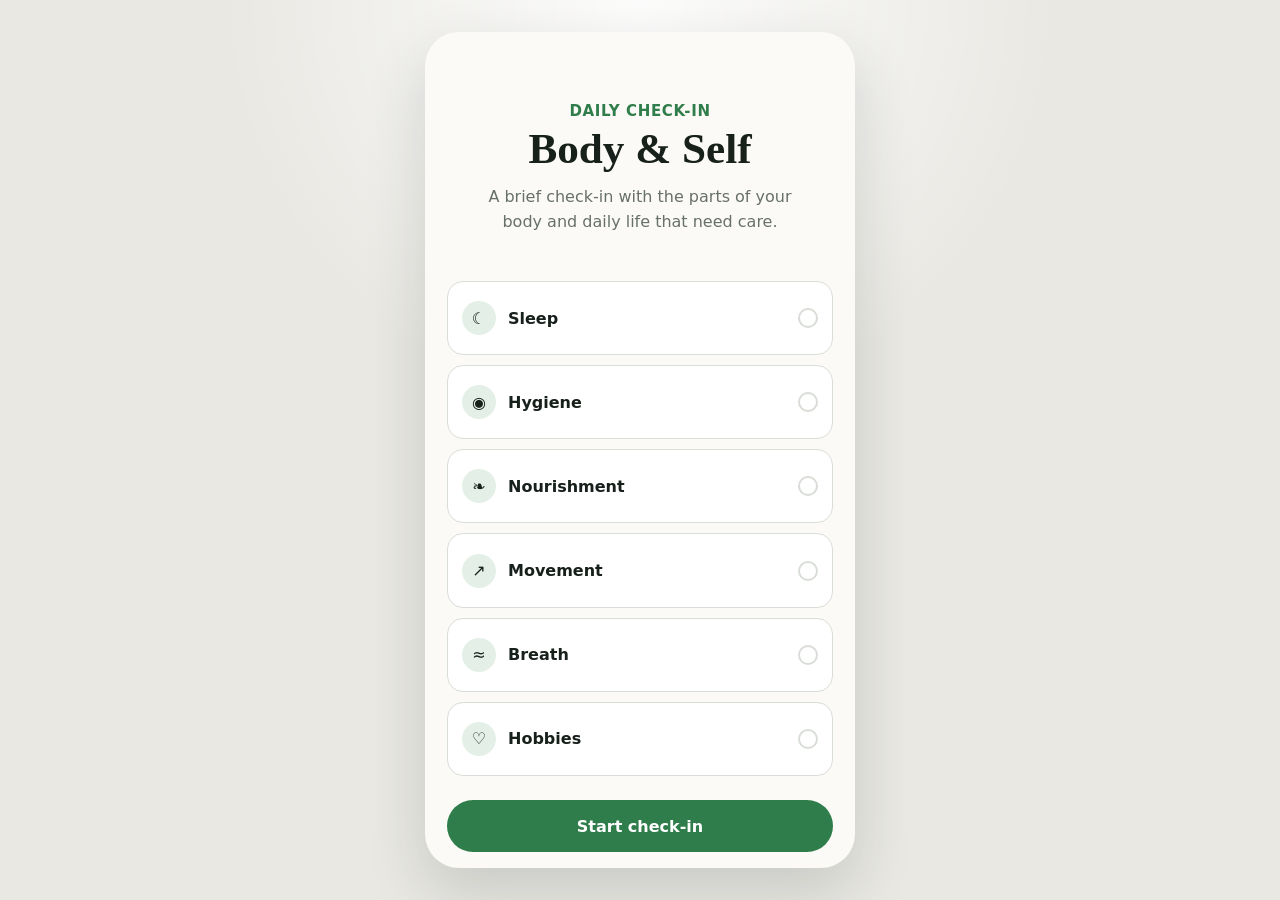
<file: index.html>
<!doctype html>
<html lang="en">
  <head>
    <meta charset="UTF-8" />
    <meta name="viewport" content="width=device-width, initial-scale=1.0, viewport-fit=cover" />
    <meta name="theme-color" content="#f7f5ef" />
    <title>Body & Self Daily Check-In</title>
    <link rel="stylesheet" href="styles.css" />
    <link rel="stylesheet" href="interactions.css" />
    <link rel="stylesheet" href="drag.css" />
    <link rel="stylesheet" href="slider.css" />
    <link rel="stylesheet" href="responsive.css" />
    <link rel="stylesheet" href="flow.css" />
    <link rel="stylesheet" href="learning-links.css" />
  </head>
  <body>
    <main class="app-shell" aria-live="polite">
      <section id="start-screen" class="screen screen--active" aria-labelledby="start-title">
        <header class="start-header">
          <p class="eyebrow">Daily Check-In</p>
          <h1 id="start-title">Body &amp; Self</h1>
          <p id="start-intro" class="intro">A brief check-in with the parts of your body and daily life that need care.</p>
        </header>
        <div id="category-preview" class="category-preview" aria-label="Check-in areas"></div>
        <button id="start-button" class="primary-button" type="button">Start check-in</button>
      </section>

      <section id="checkin-screen" class="screen" aria-labelledby="question-title">
        <header class="checkin-header">
          <button id="back-button" class="icon-button" type="button" aria-label="Go back">←</button>
          <div class="progress-wrap" aria-label="Check-in progress">
            <span id="step-label" class="step-label"></span>
            <div class="progress-track" aria-hidden="true"><div id="progress-fill" class="progress-fill"></div></div>
          </div>
          <div class="header-spacer" aria-hidden="true"></div>
        </header>

        <div class="stage-content">
          <div class="question-block">
            <div class="category-heading-row">
              <span class="category-heading-spacer" aria-hidden="true"></span>
              <div id="category-icon" class="category-icon" aria-hidden="true"></div>
              <a id="learn-more" class="learn-more-link" href="learning.html" hidden>Learn more...</a>
            </div>
            <h2 id="question-title"></h2>
          </div>

          <section id="setup-panel" class="stage-panel setup-panel" aria-label="Ritual setup">
            <div class="setup-copy">
              <p id="setup-definition"></p>
              <p id="setup-purpose"></p>
            </div>
            <section class="ritual-section" aria-label="Your rituals">
              <div id="ritual-list" class="ritual-list" aria-describedby="ritual-reorder-hint"></div>
              <p id="ritual-reorder-hint" class="sr-only">Drag rituals to move them above or below one another.</p>
              <button id="open-add-ritual" class="secondary-button" type="button">＋ Add ritual</button>
            </section>
          </section>

          <section id="rating-panel" class="stage-panel rating-panel" aria-label="Daily rating" hidden>
            <div class="slider-block">
              <input id="feeling-slider" class="feeling-slider" type="range" min="0" max="100" step="1" value="50" aria-describedby="slider-labels previous-answer current-answer" />
              <div id="slider-labels" class="slider-labels"><span id="low-label"></span><span id="high-label"></span></div>
            </div>
            <div class="rating-context">
              <p id="previous-answer" class="rating-context__line" hidden></p>
              <p id="current-answer" class="rating-context__line"></p>
            </div>
          </section>
        </div>

        <div class="stage-actions">
          <button id="next-button" class="primary-button" type="button">Continue</button>
        </div>
      </section>

      <section id="complete-screen" class="screen" aria-labelledby="complete-title">
        <div class="complete-mark" aria-hidden="true">✓</div>
        <p class="eyebrow">Check-in complete</p>
        <h1 id="complete-title">You checked in with yourself.</h1>
        <p id="complete-intro" class="intro"></p>
        <div id="summary-list" class="summary-list"></div>
        <button id="restart-button" class="primary-button" type="button">Check in again</button>
      </section>

      <div id="page-transition" class="page-transition" aria-hidden="true"><div class="firework-burst"><span></span><span></span><span></span><span></span><span></span><span></span><span></span><span></span><span></span><span></span><span></span><span></span></div></div>
    </main>

    <div id="reflection-modal" class="modal-backdrop" hidden>
      <section class="modal-sheet reflection-sheet" role="dialog" aria-modal="true" aria-labelledby="reflection-title">
        <div class="modal-handle" aria-hidden="true"></div>
        <div class="modal-header">
          <h2 id="reflection-title"></h2>
          <button id="close-reflection" class="icon-button" type="button" aria-label="Close">×</button>
        </div>
        <p id="reflection-question" class="reflection-question"></p>
        <div id="reflection-rituals" class="reflection-options" aria-label="Rituals that may have contributed"></div>
        <button id="open-reflection-note" class="secondary-button reflection-note-toggle" type="button">＋ Something else</button>
        <div id="reflection-note-wrap" class="reflection-note-wrap" hidden>
          <label class="field-label" for="reflection-note">What else happened?</label>
          <textarea id="reflection-note" class="text-input reflection-note" maxlength="240" rows="3" placeholder="Add a short explanation"></textarea>
        </div>
        <div class="reflection-outcomes" aria-label="Other responses">
          <button class="outcome-button" type="button" data-outcome="none" aria-pressed="false">None</button>
          <button class="outcome-button" type="button" data-outcome="not-sure" aria-pressed="false">Not sure</button>
        </div>
        <div class="reflection-actions">
          <button id="skip-reflection" class="tertiary-button" type="button">Skip</button>
          <button id="continue-reflection" class="primary-button" type="button">Continue</button>
        </div>
      </section>
    </div>

    <div id="ritual-modal" class="modal-backdrop" hidden>
      <section class="modal-sheet" role="dialog" aria-modal="true" aria-labelledby="modal-title">
        <div class="modal-handle" aria-hidden="true"></div>
        <div class="modal-header"><h2 id="modal-title">Add ritual</h2><button id="close-modal" class="icon-button" type="button" aria-label="Close">×</button></div>
        <label class="field-label" for="ritual-input">Name your ritual</label>
        <input id="ritual-input" class="text-input" type="text" maxlength="40" placeholder="e.g. Dim the lights" />
        <div class="suggestion-section"><h3>Suggestions</h3><div id="suggestion-list" class="suggestion-list"></div></div>
        <button id="add-ritual-button" class="primary-button" type="button" disabled>Add ritual</button>
      </section>
    </div>

    <script src="app.js"></script>
    <script src="initial-run-order.js"></script>
    <script src="learning-links.js"></script>
    <script src="slider.js"></script>
  </body>
</html>
</file>
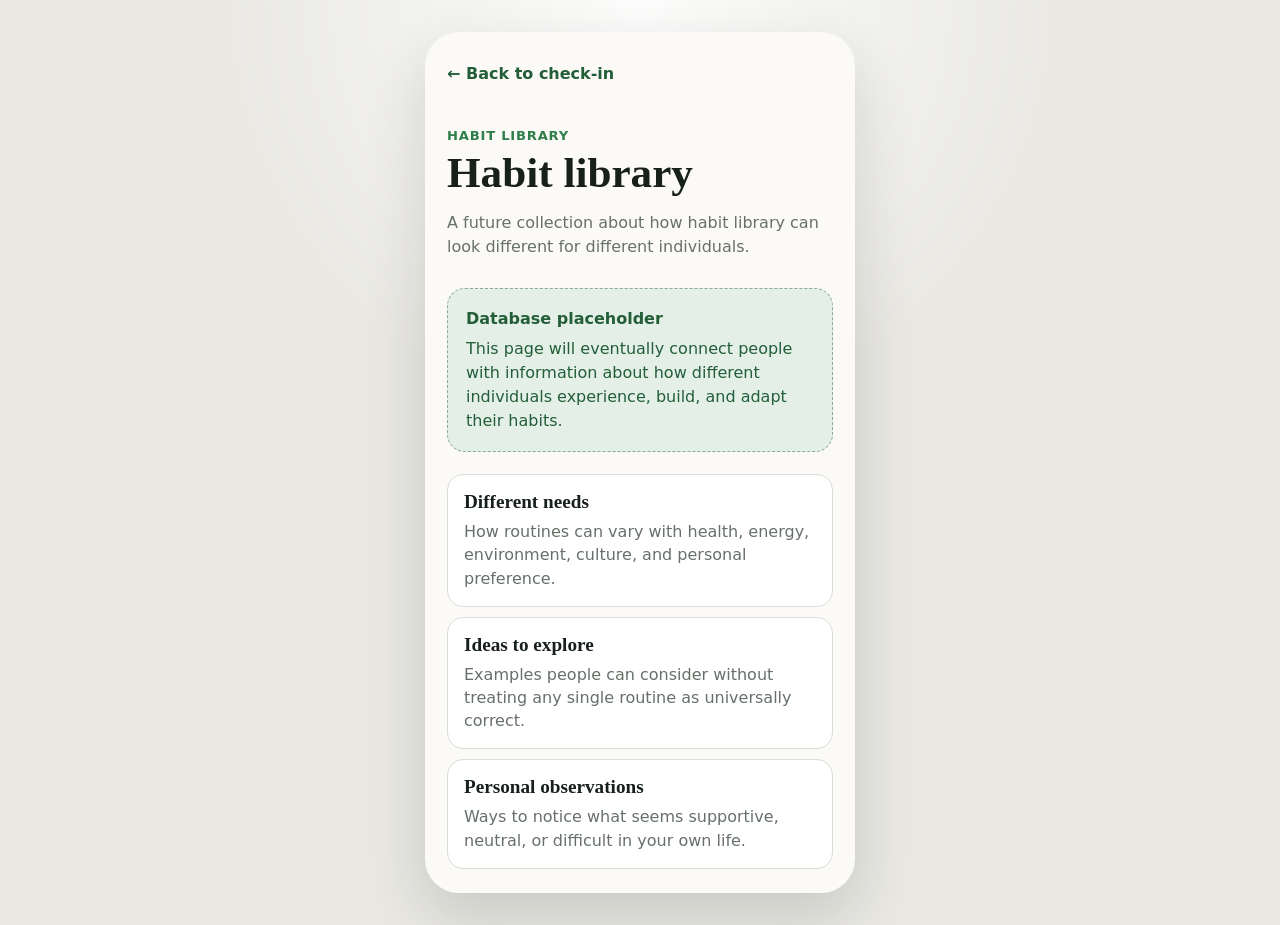
<file: learning.html>
<!doctype html>
<html lang="en">
  <head>
    <meta charset="UTF-8" />
    <meta name="viewport" content="width=device-width, initial-scale=1.0, viewport-fit=cover" />
    <meta name="theme-color" content="#f7f5ef" />
    <title>Habit Library</title>
    <style>
      :root {
        --page: #e9e8e3;
        --surface: #fbfaf6;
        --surface-strong: #ffffff;
        --text: #17201a;
        --muted: #677069;
        --line: #d9ddd7;
        --green: #2f7d4a;
        --green-dark: #235e39;
        --green-soft: #e4f0e7;
        font-family: Inter, ui-sans-serif, system-ui, -apple-system, BlinkMacSystemFont, "Segoe UI", sans-serif;
      }

      * { box-sizing: border-box; }

      body {
        min-height: 100vh;
        margin: 0;
        background: radial-gradient(circle at top, rgba(255,255,255,.9), transparent 38%), var(--page);
        color: var(--text);
      }

      button { font: inherit; }

      .library-shell {
        width: min(100%, 430px);
        min-height: 100dvh;
        margin: 0 auto;
        padding: max(20px, env(safe-area-inset-top)) 22px max(24px, env(safe-area-inset-bottom));
        background: var(--surface);
      }

      .back-link {
        display: inline-flex;
        align-items: center;
        min-height: 42px;
        margin: 0 0 34px;
        padding: 0;
        border: 0;
        background: transparent;
        color: var(--green-dark);
        font-weight: 700;
        cursor: pointer;
      }

      .eyebrow {
        margin: 0 0 7px;
        color: var(--green);
        font-size: .82rem;
        font-weight: 750;
        letter-spacing: .06em;
        text-transform: uppercase;
      }

      h1 {
        margin: 0 0 14px;
        font-family: Georgia, "Times New Roman", serif;
        font-size: clamp(2rem, 8vw, 2.7rem);
        font-weight: 600;
        line-height: 1.08;
      }

      .intro {
        margin: 0 0 28px;
        color: var(--muted);
        line-height: 1.55;
      }

      .placeholder {
        padding: 18px;
        border: 1px dashed #8aac95;
        border-radius: 18px;
        background: var(--green-soft);
        color: var(--green-dark);
        line-height: 1.5;
      }

      .placeholder strong {
        display: block;
        margin-bottom: 6px;
      }

      .library-list {
        display: grid;
        gap: 10px;
        margin-top: 22px;
      }

      .library-card {
        padding: 16px;
        border: 1px solid var(--line);
        border-radius: 16px;
        background: var(--surface-strong);
      }

      .library-card h2 {
        margin: 0 0 7px;
        font-family: Georgia, "Times New Roman", serif;
        font-size: 1.2rem;
      }

      .library-card p {
        margin: 0;
        color: var(--muted);
        line-height: 1.45;
      }

      @media (min-width: 600px) {
        body { padding: 32px 0; }
        .library-shell {
          min-height: min(860px, calc(100dvh - 64px));
          border-radius: 34px;
          box-shadow: 0 24px 60px rgba(31, 43, 35, 0.16);
        }
      }
    </style>
  </head>
  <body>
    <main class="library-shell">
      <button id="back-to-checkin" class="back-link" type="button">← Back to check-in</button>
      <p class="eyebrow">Habit library</p>
      <h1 id="library-title">Habit library</h1>
      <p id="library-intro" class="intro"></p>

      <section class="placeholder" aria-label="Database placeholder">
        <strong>Database placeholder</strong>
        This page will eventually connect people with information about how different individuals experience, build, and adapt their habits.
      </section>

      <div class="library-list" aria-label="Future database sections">
        <article class="library-card">
          <h2>Different needs</h2>
          <p>How routines can vary with health, energy, environment, culture, and personal preference.</p>
        </article>
        <article class="library-card">
          <h2>Ideas to explore</h2>
          <p>Examples people can consider without treating any single routine as universally correct.</p>
        </article>
        <article class="library-card">
          <h2>Personal observations</h2>
          <p>Ways to notice what seems supportive, neutral, or difficult in your own life.</p>
        </article>
      </div>
    </main>

    <script>
      const categoryNames = {
        sleep: "Sleep habits",
        hygiene: "Hygiene habits",
        nourishment: "Nourishment habits",
        movement: "Movement habits",
        breath: "Breath habits",
        hobbies: "Hobby habits"
      };

      const category = new URLSearchParams(window.location.search).get("category");
      const title = categoryNames[category] || "Habit library";
      document.querySelector("#library-title").textContent = title;
      document.querySelector("#library-intro").textContent =
        `A future collection about how ${title.toLowerCase()} can look different for different individuals.`;
      document.title = `${title} · Habit Library`;

      document.querySelector("#back-to-checkin").addEventListener("click", () => {
        if (window.history.length > 1) window.history.back();
        else window.location.href = "index.html";
      });
    </script>
  </body>
</html>
</file>
<file: styles.css>
:root {
  color-scheme: light;
  --page: #e9e8e3;
  --surface: #fbfaf6;
  --surface-strong: #ffffff;
  --text: #17201a;
  --muted: #677069;
  --line: #d9ddd7;
  --green: #2f7d4a;
  --green-dark: #235e39;
  --green-soft: #e4f0e7;
  --danger: #8a3d3d;
  --shadow: 0 24px 60px rgba(31, 43, 35, 0.16);
  font-family: Inter, ui-sans-serif, system-ui, -apple-system, BlinkMacSystemFont, "Segoe UI", sans-serif;
}

* {
  box-sizing: border-box;
}

body {
  min-height: 100vh;
  margin: 0;
  background:
    radial-gradient(circle at top, rgba(255,255,255,.9), transparent 38%),
    var(--page);
  color: var(--text);
}

button,
input {
  font: inherit;
}

button {
  cursor: pointer;
}

.app-shell {
  width: min(100%, 430px);
  min-height: 100dvh;
  margin: 0 auto;
  background: var(--surface);
  position: relative;
  overflow: hidden;
}

.screen {
  display: none;
  min-height: 100dvh;
  padding: 28px 22px 24px;
}

.screen--active {
  display: flex;
  flex-direction: column;
}

.start-header {
  text-align: center;
  margin: 54px 0 30px;
}

.eyebrow {
  margin: 0 0 6px;
  color: var(--green);
  font-size: .94rem;
  font-weight: 700;
  letter-spacing: .04em;
  text-transform: uppercase;
}

h1,
h2,
h3,
p {
  margin-top: 0;
}

h1,
h2 {
  font-family: Georgia, "Times New Roman", serif;
  font-weight: 600;
}

h1 {
  font-size: clamp(2rem, 8vw, 2.7rem);
  line-height: 1.05;
  margin-bottom: 14px;
}

h2 {
  font-size: clamp(1.8rem, 7vw, 2.25rem);
  line-height: 1.12;
}

h3 {
  font-size: 1rem;
}

.intro {
  color: var(--muted);
  line-height: 1.55;
  max-width: 34ch;
  margin-left: auto;
  margin-right: auto;
}

.category-preview {
  display: grid;
  gap: 10px;
  margin-bottom: 24px;
}

.category-row,
.ritual-row,
.summary-row {
  display: flex;
  align-items: center;
  gap: 12px;
  min-height: 54px;
  padding: 12px 14px;
  border: 1px solid var(--line);
  border-radius: 16px;
  background: var(--surface-strong);
}

.category-row__icon {
  display: grid;
  place-items: center;
  width: 34px;
  height: 34px;
  flex: 0 0 auto;
  border-radius: 50%;
  background: var(--green-soft);
}

.category-row__name {
  font-weight: 650;
}

.category-row__dot {
  width: 20px;
  height: 20px;
  border: 2px solid var(--line);
  border-radius: 50%;
  margin-left: auto;
}

.primary-button,
.secondary-button {
  width: 100%;
  min-height: 52px;
  border-radius: 999px;
  font-weight: 750;
}

.primary-button {
  border: 0;
  background: var(--green);
  color: white;
  margin-top: auto;
}

.primary-button:hover:not(:disabled) {
  background: var(--green-dark);
}

.primary-button:disabled {
  opacity: .42;
  cursor: default;
}

.secondary-button {
  border: 1px dashed #8aac95;
  background: transparent;
  color: var(--green-dark);
}

.checkin-header {
  display: grid;
  grid-template-columns: 42px 1fr 42px;
  align-items: start;
  gap: 14px;
}

.icon-button {
  width: 42px;
  height: 42px;
  border: 0;
  border-radius: 50%;
  background: transparent;
  color: var(--text);
  font-size: 1.45rem;
}

.icon-button:hover {
  background: #efefe9;
}

.progress-wrap {
  padding-top: 5px;
  text-align: center;
}

.step-label {
  display: block;
  margin-bottom: 9px;
  color: var(--muted);
  font-size: .83rem;
}

.progress-track {
  height: 5px;
  overflow: hidden;
  border-radius: 999px;
  background: #e1e4df;
}

.progress-fill {
  width: 0;
  height: 100%;
  border-radius: inherit;
  background: var(--green);
  transition: width .25s ease;
}

.question-block {
  text-align: center;
  margin: 32px 0 34px;
}

.category-icon {
  display: grid;
  place-items: center;
  width: 64px;
  height: 64px;
  margin: 0 auto 18px;
  border-radius: 50%;
  background: var(--green-soft);
  font-size: 1.8rem;
}

.slider-block {
  margin-bottom: 34px;
}

.feeling-slider {
  width: 100%;
  accent-color: var(--green);
}

.slider-labels {
  display: flex;
  justify-content: space-between;
  margin-top: 8px;
  color: var(--muted);
  font-size: .82rem;
}

.ritual-section {
  margin-bottom: 22px;
}

.section-heading-row {
  display: flex;
  align-items: center;
  justify-content: space-between;
  margin-bottom: 10px;
}

.section-heading-row h3,
.suggestion-section h3 {
  margin-bottom: 0;
}

.ritual-count {
  color: var(--muted);
  font-size: .82rem;
}

.ritual-list {
  display: grid;
  gap: 9px;
  margin-bottom: 12px;
}

.ritual-row {
  min-height: 50px;
}

.ritual-row__name {
  flex: 1;
}

.remove-ritual {
  width: 36px;
  height: 36px;
  border: 0;
  border-radius: 50%;
  background: transparent;
  color: var(--muted);
  font-size: 1.2rem;
}

.remove-ritual:hover {
  background: #f4eaea;
  color: var(--danger);
}

.complete-mark {
  display: grid;
  place-items: center;
  width: 80px;
  height: 80px;
  margin: 70px auto 24px;
  border-radius: 50%;
  background: var(--green-soft);
  color: var(--green);
  font-size: 2.3rem;
  font-weight: 800;
}

#complete-screen {
  text-align: center;
}

.summary-list {
  display: grid;
  gap: 9px;
  margin: 28px 0;
  text-align: left;
}

.summary-row {
  justify-content: space-between;
}

.summary-row__value {
  color: var(--green-dark);
  font-weight: 700;
}

.modal-backdrop {
  position: fixed;
  inset: 0;
  z-index: 20;
  display: flex;
  align-items: flex-end;
  justify-content: center;
  background: rgba(20, 26, 22, .44);
}

.modal-backdrop[hidden] {
  display: none;
}

.modal-sheet {
  width: min(100%, 430px);
  padding: 12px 22px 24px;
  border-radius: 26px 26px 0 0;
  background: var(--surface);
  box-shadow: var(--shadow);
}

.modal-handle {
  width: 42px;
  height: 5px;
  margin: 0 auto 8px;
  border-radius: 999px;
  background: #c8ccc7;
}

.modal-header {
  display: flex;
  align-items: center;
  justify-content: space-between;
  margin-bottom: 18px;
}

.modal-header h2 {
  margin: 0;
  font-family: inherit;
  font-size: 1.25rem;
}

.field-label {
  display: block;
  margin-bottom: 8px;
  font-weight: 650;
}

.text-input {
  width: 100%;
  min-height: 50px;
  padding: 0 14px;
  border: 1px solid var(--line);
  border-radius: 14px;
  background: white;
  color: var(--text);
}

.text-input:focus {
  outline: 3px solid rgba(47, 125, 74, .18);
  border-color: var(--green);
}

.suggestion-section {
  margin: 24px 0;
}

.suggestion-section h3 {
  margin-bottom: 10px;
}

.suggestion-list {
  display: flex;
  flex-wrap: wrap;
  gap: 9px;
}

.suggestion-chip {
  min-height: 40px;
  padding: 0 14px;
  border: 1px solid var(--line);
  border-radius: 999px;
  background: white;
  color: var(--text);
}

.suggestion-chip:hover {
  border-color: #8aac95;
  background: var(--green-soft);
}

@media (min-width: 600px) {
  body {
    padding: 32px 0;
  }

  .app-shell {
    min-height: min(860px, calc(100dvh - 64px));
    border-radius: 34px;
    box-shadow: var(--shadow);
  }

  .screen {
    min-height: min(860px, calc(100dvh - 64px));
  }
}
</file>
<file: interactions.css>
.sr-only {
  position: absolute;
  width: 1px;
  height: 1px;
  padding: 0;
  margin: -1px;
  overflow: hidden;
  clip: rect(0, 0, 0, 0);
  white-space: nowrap;
  border: 0;
}

.ritual-row {
  position: relative;
  touch-action: none;
  user-select: none;
  transition: transform 150ms ease, border-color 150ms ease, background 150ms ease, opacity 150ms ease;
}

.drag-handle {
  flex: 0 0 auto;
  color: #9aa29c;
  font-size: 1rem;
  letter-spacing: -0.25em;
  cursor: grab;
}

.is-dragging,
.is-dragging * {
  cursor: grabbing !important;
}

.ritual-list--sorting .ritual-row:not(.ritual-row--dragging) {
  transition: transform 150ms ease, margin 150ms ease, border-color 150ms ease;
}

.ritual-row--dragging {
  opacity: 0.16;
  border-style: dashed;
  border-color: var(--green);
  background: var(--green-soft);
}

.ritual-row--ghost {
  position: fixed;
  z-index: 100;
  pointer-events: none;
  margin: 0;
  opacity: 0.96;
  border-color: var(--green);
  box-shadow: 0 14px 30px rgba(31, 43, 35, 0.2);
  transform: scale(1.02);
}

.ritual-row.drop-before::before,
.ritual-row.drop-after::after {
  content: "";
  position: absolute;
  left: 12px;
  right: 12px;
  height: 3px;
  border-radius: 999px;
  background: var(--green);
  box-shadow: 0 0 0 4px var(--green-soft);
}

.ritual-row.drop-before::before {
  top: -7px;
}

.ritual-row.drop-after::after {
  bottom: -7px;
}

.screen--fading-out {
  animation: screenFadeOut 150ms ease forwards;
  pointer-events: none;
}

.screen--fading-in {
  animation: screenFadeIn 240ms ease both;
  pointer-events: none;
}

@keyframes screenFadeOut {
  to {
    opacity: 0;
    transform: translateY(-4px) scale(0.995);
  }
}

@keyframes screenFadeIn {
  from {
    opacity: 0;
    transform: translateY(5px) scale(0.995);
  }
  to {
    opacity: 1;
    transform: none;
  }
}

.page-transition {
  position: absolute;
  inset: 0;
  z-index: 30;
  display: grid;
  place-items: center;
  pointer-events: none;
  opacity: 0;
}

.page-transition--active {
  opacity: 1;
}

.firework-burst {
  position: relative;
  width: 34px;
  height: 34px;
  transform: scale(0.5);
}

.page-transition--active .firework-burst {
  animation: burstCore 280ms cubic-bezier(.2,.8,.2,1) both;
}

.firework-burst::after {
  content: "";
  position: absolute;
  inset: 12px;
  border-radius: 50%;
  background: var(--green);
}

.firework-burst span {
  position: absolute;
  left: 15px;
  top: 15px;
  width: 4px;
  height: 12px;
  border-radius: 999px;
  background: var(--green);
  transform-origin: 2px 2px;
  opacity: 0;
}

.firework-burst span:nth-child(1) { --angle: 0deg; }
.firework-burst span:nth-child(2) { --angle: 30deg; }
.firework-burst span:nth-child(3) { --angle: 60deg; }
.firework-burst span:nth-child(4) { --angle: 90deg; }
.firework-burst span:nth-child(5) { --angle: 120deg; }
.firework-burst span:nth-child(6) { --angle: 150deg; }
.firework-burst span:nth-child(7) { --angle: 180deg; }
.firework-burst span:nth-child(8) { --angle: 210deg; }
.firework-burst span:nth-child(9) { --angle: 240deg; }
.firework-burst span:nth-child(10) { --angle: 270deg; }
.firework-burst span:nth-child(11) { --angle: 300deg; }
.firework-burst span:nth-child(12) { --angle: 330deg; }

.page-transition--active .firework-burst span {
  animation: fireworkRay 330ms cubic-bezier(.16,.8,.3,1) both;
}

@keyframes burstCore {
  0% { transform: scale(0.2); opacity: 0; }
  35% { transform: scale(1); opacity: 1; }
  100% { transform: scale(0.75); opacity: 0; }
}

@keyframes fireworkRay {
  0% { opacity: 0; transform: rotate(var(--angle)) translateY(0) scaleY(0.4); }
  30% { opacity: 1; }
  100% { opacity: 0; transform: rotate(var(--angle)) translateY(-24px) scaleY(0.2); }
}

@media (prefers-reduced-motion: reduce) {
  .ritual-row,
  .ritual-list--sorting .ritual-row,
  .screen--fading-out,
  .screen--fading-in,
  .page-transition--active .firework-burst,
  .page-transition--active .firework-burst span {
    animation: none;
    transition: none;
  }

  .page-transition--active {
    opacity: 0;
  }
}
</file>
<file: drag.css>
body.is-dragging {
  cursor: grabbing;
  user-select: none;
  overscroll-behavior: contain;
}

.ritual-row {
  position: relative;
  touch-action: none;
  cursor: grab;
  transition: transform 140ms ease, border-color 140ms ease, background-color 140ms ease, opacity 140ms ease;
}

.ritual-row:active {
  cursor: grabbing;
}

.ritual-menu {
  display: grid;
  place-items: center;
  width: 34px;
  height: 34px;
  flex: 0 0 auto;
  padding: 0 0 8px;
  border: 0;
  border-radius: 50%;
  background: transparent;
  color: var(--muted);
  font-size: 1.2rem;
  font-weight: 700;
  letter-spacing: .08em;
  line-height: 1;
  cursor: pointer;
}

.ritual-menu:hover,
.ritual-menu:focus-visible {
  background: var(--green-soft);
  color: var(--green-dark);
}

.ritual-edit-input {
  min-width: 0;
  flex: 1;
  height: 38px;
  padding: 0 10px;
  border: 1px solid var(--green);
  border-radius: 10px;
  background: white;
  color: var(--text);
  font: inherit;
}

.ritual-edit-input:focus {
  outline: 3px solid rgba(47, 125, 74, .18);
}

.ritual-row--editing {
  cursor: default;
  touch-action: auto;
  border-color: #8aac95;
}

.ritual-row--placeholder {
  opacity: 0.28;
  border-style: dashed;
  background: var(--green-soft);
}

.ritual-row--ghost {
  position: fixed;
  z-index: 1000;
  margin: 0;
  pointer-events: none;
  cursor: grabbing;
  opacity: 0.98;
  box-shadow: 0 18px 38px rgba(31, 43, 35, 0.24);
  transform: scale(1.025);
  transition: none !important;
  will-change: left, top;
}

.ritual-list--sorting .ritual-row:not(.ritual-row--placeholder) {
  transition: transform 120ms ease, border-color 120ms ease, background-color 120ms ease;
}

.ritual-row.drop-before::before,
.ritual-row.drop-after::after {
  content: "";
  position: absolute;
  left: 10px;
  right: 10px;
  height: 3px;
  border-radius: 999px;
  background: var(--green);
  pointer-events: none;
}

.ritual-row.drop-before::before {
  top: -6px;
}

.ritual-row.drop-after::after {
  bottom: -6px;
}

@media (prefers-reduced-motion: reduce) {
  .ritual-row,
  .ritual-list--sorting .ritual-row {
    transition: none;
  }
}
</file>
<file: slider.css>
.feeling-slider {
  --slider-position: 50%;
  --slider-color: hsl(60 72% 46%);
  width: 100%;
  height: 28px;
  margin: 0;
  appearance: none;
  -webkit-appearance: none;
  background: transparent;
  cursor: pointer;
}

.feeling-slider::-webkit-slider-runnable-track {
  height: 10px;
  border-radius: 999px;
  background: linear-gradient(
    to right,
    var(--slider-color) 0%,
    var(--slider-color) var(--slider-position),
    #e1e4df var(--slider-position),
    #e1e4df 100%
  );
  box-shadow: inset 0 0 0 1px rgba(23, 32, 26, 0.06);
}

.feeling-slider::-webkit-slider-thumb {
  width: 25px;
  height: 25px;
  margin-top: -7.5px;
  appearance: none;
  -webkit-appearance: none;
  border: 3px solid white;
  border-radius: 50%;
  background: var(--slider-color);
  box-shadow: 0 2px 8px rgba(23, 32, 26, 0.24);
  transition: background-color 90ms linear, transform 120ms ease;
}

.feeling-slider:hover::-webkit-slider-thumb,
.feeling-slider:focus-visible::-webkit-slider-thumb {
  transform: scale(1.08);
}

.feeling-slider::-moz-range-track {
  height: 10px;
  border-radius: 999px;
  background: #e1e4df;
  box-shadow: inset 0 0 0 1px rgba(23, 32, 26, 0.06);
}

.feeling-slider::-moz-range-progress {
  height: 10px;
  border-radius: 999px;
  background: var(--slider-color);
}

.feeling-slider::-moz-range-thumb {
  width: 19px;
  height: 19px;
  border: 3px solid white;
  border-radius: 50%;
  background: var(--slider-color);
  box-shadow: 0 2px 8px rgba(23, 32, 26, 0.24);
  transition: background-color 90ms linear, transform 120ms ease;
}

.feeling-slider:hover::-moz-range-thumb,
.feeling-slider:focus-visible::-moz-range-thumb {
  transform: scale(1.08);
}

.feeling-slider:focus-visible {
  outline: 3px solid color-mix(in srgb, var(--slider-color) 25%, transparent);
  outline-offset: 5px;
  border-radius: 999px;
}

@media (prefers-reduced-motion: reduce) {
  .feeling-slider::-webkit-slider-thumb,
  .feeling-slider::-moz-range-thumb {
    transition: none;
  }
}
</file>
<file: responsive.css>
html,
body {
  width: 100%;
  min-width: 0;
  min-height: 100%;
}

body {
  min-height: 100svh;
  overflow-x: hidden;
}

.app-shell {
  width: min(100%, 430px);
  height: 100svh;
  min-height: 100svh;
  overflow: hidden;
}

.screen {
  width: 100%;
  height: 100%;
  min-height: 0;
  padding:
    max(16px, env(safe-area-inset-top))
    clamp(14px, 5vw, 22px)
    max(16px, env(safe-area-inset-bottom));
  overflow: hidden;
}

.screen--active {
  display: flex;
  flex-direction: column;
}

#checkin-screen {
  gap: 0;
}

.checkin-header {
  flex: 0 0 auto;
}

.question-block {
  flex: 0 0 auto;
  margin: clamp(12px, 3.8vh, 32px) 0 clamp(14px, 3.8vh, 34px);
}

.category-icon {
  width: clamp(46px, 8.5vh, 64px);
  height: clamp(46px, 8.5vh, 64px);
  margin-bottom: clamp(9px, 2vh, 18px);
  font-size: clamp(1.35rem, 4.5vh, 1.8rem);
}

h2 {
  margin-bottom: 0;
  font-size: clamp(1.55rem, 6.7vw, 2.25rem);
}

.slider-block {
  flex: 0 0 auto;
  margin-bottom: clamp(14px, 3.6vh, 34px);
}

.ritual-section {
  display: flex;
  min-height: 0;
  flex: 1 1 auto;
  flex-direction: column;
  margin-bottom: clamp(10px, 2vh, 22px);
}

.section-heading-row {
  flex: 0 0 auto;
}

.ritual-list {
  min-height: 0;
  flex: 1 1 auto;
  overflow-y: auto;
  overscroll-behavior: contain;
  scrollbar-width: thin;
  padding: 2px 1px;
}

.ritual-row {
  min-width: 0;
}

.ritual-row__name {
  min-width: 0;
  overflow-wrap: anywhere;
}

.secondary-button,
#next-button {
  flex: 0 0 auto;
}

#next-button {
  margin-top: 0;
}

.start-header {
  flex: 0 0 auto;
  margin: clamp(18px, 6vh, 54px) 0 clamp(14px, 3.5vh, 30px);
}

.category-preview {
  min-height: 0;
  flex: 1 1 auto;
  overflow-y: auto;
  overscroll-behavior: contain;
  margin-bottom: clamp(14px, 3vh, 24px);
}

#start-screen > .primary-button,
#complete-screen > .primary-button {
  flex: 0 0 auto;
}

#complete-screen {
  overflow-y: auto;
}

.complete-mark {
  flex: 0 0 auto;
  width: clamp(62px, 10vh, 80px);
  height: clamp(62px, 10vh, 80px);
  margin: clamp(24px, 8vh, 70px) auto clamp(14px, 3vh, 24px);
}

.summary-list {
  margin: clamp(16px, 3vh, 28px) 0;
}

.modal-sheet {
  max-height: min(88svh, 720px);
  padding-bottom: max(18px, env(safe-area-inset-bottom));
  overflow-y: auto;
}

@media (max-width: 359px) {
  .screen {
    padding-left: 12px;
    padding-right: 12px;
  }

  .checkin-header {
    grid-template-columns: 38px 1fr 38px;
    gap: 8px;
  }

  .icon-button {
    width: 38px;
    height: 38px;
  }

  .category-row,
  .ritual-row,
  .summary-row {
    gap: 9px;
    padding: 9px 10px;
    border-radius: 13px;
  }

  .remove-ritual,
  .edit-ritual {
    width: 32px;
    height: 32px;
  }

  .slider-labels {
    font-size: .76rem;
  }
}

@media (max-height: 700px) {
  .screen {
    padding-top: max(10px, env(safe-area-inset-top));
    padding-bottom: max(10px, env(safe-area-inset-bottom));
  }

  .question-block {
    margin: 8px 0 12px;
  }

  .category-icon {
    width: 42px;
    height: 42px;
    margin-bottom: 7px;
    font-size: 1.3rem;
  }

  h2 {
    font-size: clamp(1.35rem, 5.8vw, 1.8rem);
  }

  .slider-block {
    margin-bottom: 10px;
  }

  .ritual-section {
    margin-bottom: 8px;
  }

  .ritual-list {
    gap: 6px;
    margin-bottom: 8px;
  }

  .ritual-row {
    min-height: 42px;
    padding-top: 7px;
    padding-bottom: 7px;
  }

  .primary-button,
  .secondary-button {
    min-height: 44px;
  }

  .start-header {
    margin: 12px 0 12px;
  }

  .category-preview {
    gap: 6px;
    margin-bottom: 10px;
  }

  .category-row {
    min-height: 44px;
    padding-top: 7px;
    padding-bottom: 7px;
  }
}

@media (max-height: 600px) {
  .eyebrow {
    font-size: .78rem;
  }

  .intro {
    font-size: .9rem;
    line-height: 1.35;
  }

  .step-label {
    margin-bottom: 5px;
  }

  .question-block {
    margin: 5px 0 8px;
  }

  .category-icon {
    width: 36px;
    height: 36px;
    margin-bottom: 5px;
    font-size: 1.15rem;
  }

  h2 {
    font-size: 1.3rem;
  }

  .slider-labels {
    margin-top: 4px;
  }

  .section-heading-row {
    margin-bottom: 5px;
  }

  .ritual-row {
    min-height: 38px;
    padding-top: 5px;
    padding-bottom: 5px;
  }

  .primary-button,
  .secondary-button {
    min-height: 40px;
  }
}

@media (min-width: 600px) {
  body {
    min-height: 100vh;
  }

  .app-shell {
    height: min(860px, calc(100dvh - 64px));
    min-height: 0;
  }

  .screen {
    height: 100%;
    min-height: 0;
  }
}
</file>
<file: flow.css>
[hidden] {
  display: none !important;
}

button,
input,
textarea {
  font: inherit;
}

.stage-content {
  display: flex;
  min-height: 0;
  flex: 1 1 auto;
  flex-direction: column;
}

.stage-panel {
  min-height: 0;
  flex: 1 1 auto;
}

.stage-panel:not([hidden]) {
  display: flex;
  flex-direction: column;
}

.setup-copy {
  max-width: 36ch;
  margin: -12px auto 24px;
  color: var(--muted);
  line-height: 1.48;
  text-align: center;
}

.setup-copy p {
  margin-bottom: 12px;
}

.setup-copy p:last-child {
  margin-bottom: 0;
}

.setup-panel .ritual-section {
  display: flex;
  min-height: 0;
  flex: 1 1 auto;
  flex-direction: column;
}

.rating-panel {
  justify-content: flex-start;
  padding-top: clamp(12px, 3vh, 28px);
}

.rating-panel .slider-block {
  margin-bottom: 18px;
}

.rating-context {
  display: grid;
  gap: 7px;
  text-align: center;
}

.rating-context__line {
  margin: 0;
  color: var(--muted);
  font-size: .88rem;
}

#current-answer {
  color: var(--green-dark);
  font-weight: 700;
}

.stage-actions {
  display: flex;
  flex: 0 0 auto;
  padding-top: 8px;
}

.stage-actions .primary-button {
  margin-top: 0;
}

.empty-state {
  margin: 0;
  padding: 18px;
  border: 1px dashed var(--line);
  border-radius: 16px;
  color: var(--muted);
  line-height: 1.45;
  text-align: center;
}

.reflection-sheet {
  max-height: min(90svh, 760px);
  overflow-y: auto;
}

.reflection-question {
  margin: 0 0 18px;
  color: var(--muted);
  line-height: 1.48;
}

.reflection-options {
  display: grid;
  gap: 8px;
  margin-bottom: 14px;
}

.reflection-option {
  display: flex;
  align-items: center;
  gap: 11px;
  width: 100%;
  min-height: 50px;
  padding: 10px 13px;
  border: 1px solid var(--line);
  border-radius: 15px;
  background: var(--surface-strong);
  color: var(--text);
  text-align: left;
}

.reflection-option:hover {
  border-color: #8aac95;
}

.reflection-option[aria-pressed="true"] {
  border-color: var(--green);
  background: var(--green-soft);
}

.reflection-option__check {
  display: grid;
  place-items: center;
  width: 24px;
  height: 24px;
  flex: 0 0 auto;
  border: 2px solid #bec5bf;
  border-radius: 7px;
  color: white;
  font-size: .78rem;
  font-weight: 800;
}

.reflection-option[aria-pressed="true"] .reflection-option__check {
  border-color: var(--green);
  background: var(--green);
}

.reflection-note-toggle {
  margin-bottom: 14px;
}

.reflection-note-wrap {
  margin-bottom: 14px;
}

.reflection-note {
  min-height: 82px;
  padding-top: 12px;
  padding-bottom: 12px;
  resize: none;
  line-height: 1.4;
}

.reflection-outcomes {
  display: flex;
  gap: 8px;
  margin-bottom: 18px;
}

.outcome-button {
  min-height: 42px;
  flex: 1 1 0;
  border: 1px solid var(--line);
  border-radius: 999px;
  background: transparent;
  color: var(--muted);
  font-weight: 700;
}

.outcome-button[aria-pressed="true"] {
  border-color: var(--green);
  background: var(--green-soft);
  color: var(--green-dark);
}

.reflection-actions {
  display: flex;
  gap: 10px;
}

.reflection-actions .primary-button {
  flex: 1.6 1 0;
  width: auto;
  margin-top: 0;
}

.tertiary-button {
  min-height: 52px;
  flex: 1 1 0;
  padding: 0 18px;
  border: 1px solid var(--line);
  border-radius: 999px;
  background: transparent;
  color: var(--muted);
  font-weight: 700;
}

.tertiary-button:hover {
  border-color: #aeb5af;
  background: #efefe9;
  color: var(--text);
}

@media (max-height: 700px) {
  .setup-copy {
    margin-top: -8px;
    margin-bottom: 14px;
    font-size: .86rem;
    line-height: 1.35;
  }

  .reflection-option {
    min-height: 42px;
    padding-top: 7px;
    padding-bottom: 7px;
  }

  .reflection-note {
    min-height: 64px;
  }

  .tertiary-button {
    min-height: 44px;
  }
}
</file>
<file: learning-links.css>
.category-heading-row {
  display: grid;
  grid-template-columns: minmax(0, 1fr) auto minmax(0, 1fr);
  align-items: center;
  width: 100%;
  margin-bottom: 18px;
}

.category-heading-spacer {
  grid-column: 1;
}

.category-heading-row .category-icon {
  grid-column: 2;
  margin: 0;
}

.learn-more-link {
  display: inline-flex;
  grid-column: 3;
  align-items: center;
  justify-self: end;
  min-height: 40px;
  padding: 0 4px 0 12px;
  color: var(--green-dark);
  font-size: .86rem;
  font-weight: 750;
  text-decoration: none;
}

.learn-more-link:hover,
.learn-more-link:focus-visible {
  text-decoration: underline;
  text-underline-offset: 3px;
}

.suggestion-chip--learn-more {
  display: inline-flex;
  align-items: center;
  border-style: dashed;
  color: var(--green-dark);
  font-weight: 700;
  text-decoration: none;
}

.suggestion-chip--learn-more:hover,
.suggestion-chip--learn-more:focus-visible {
  border-color: #8aac95;
  background: var(--green-soft);
}

@media (max-height: 700px) {
  .category-heading-row {
    margin-bottom: 9px;
  }

  .learn-more-link {
    min-height: 34px;
    font-size: .8rem;
  }
}
</file>
